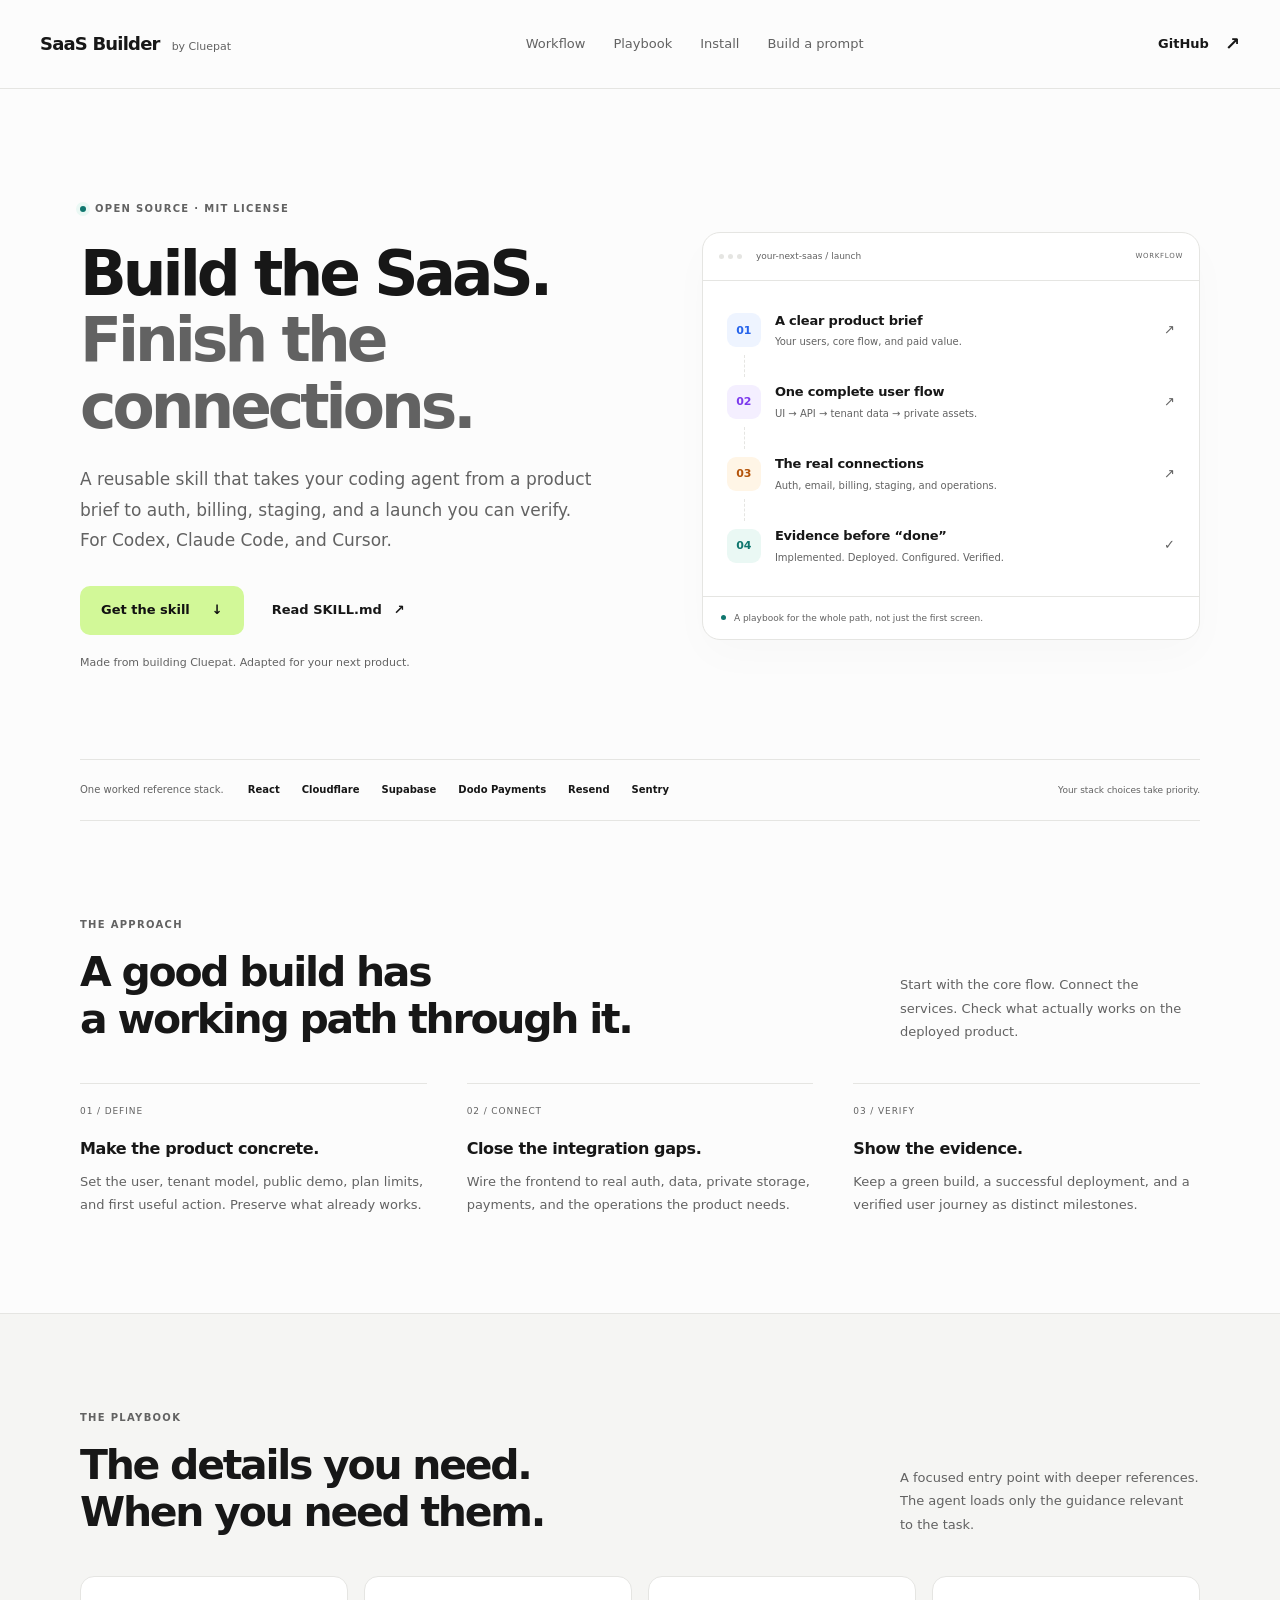
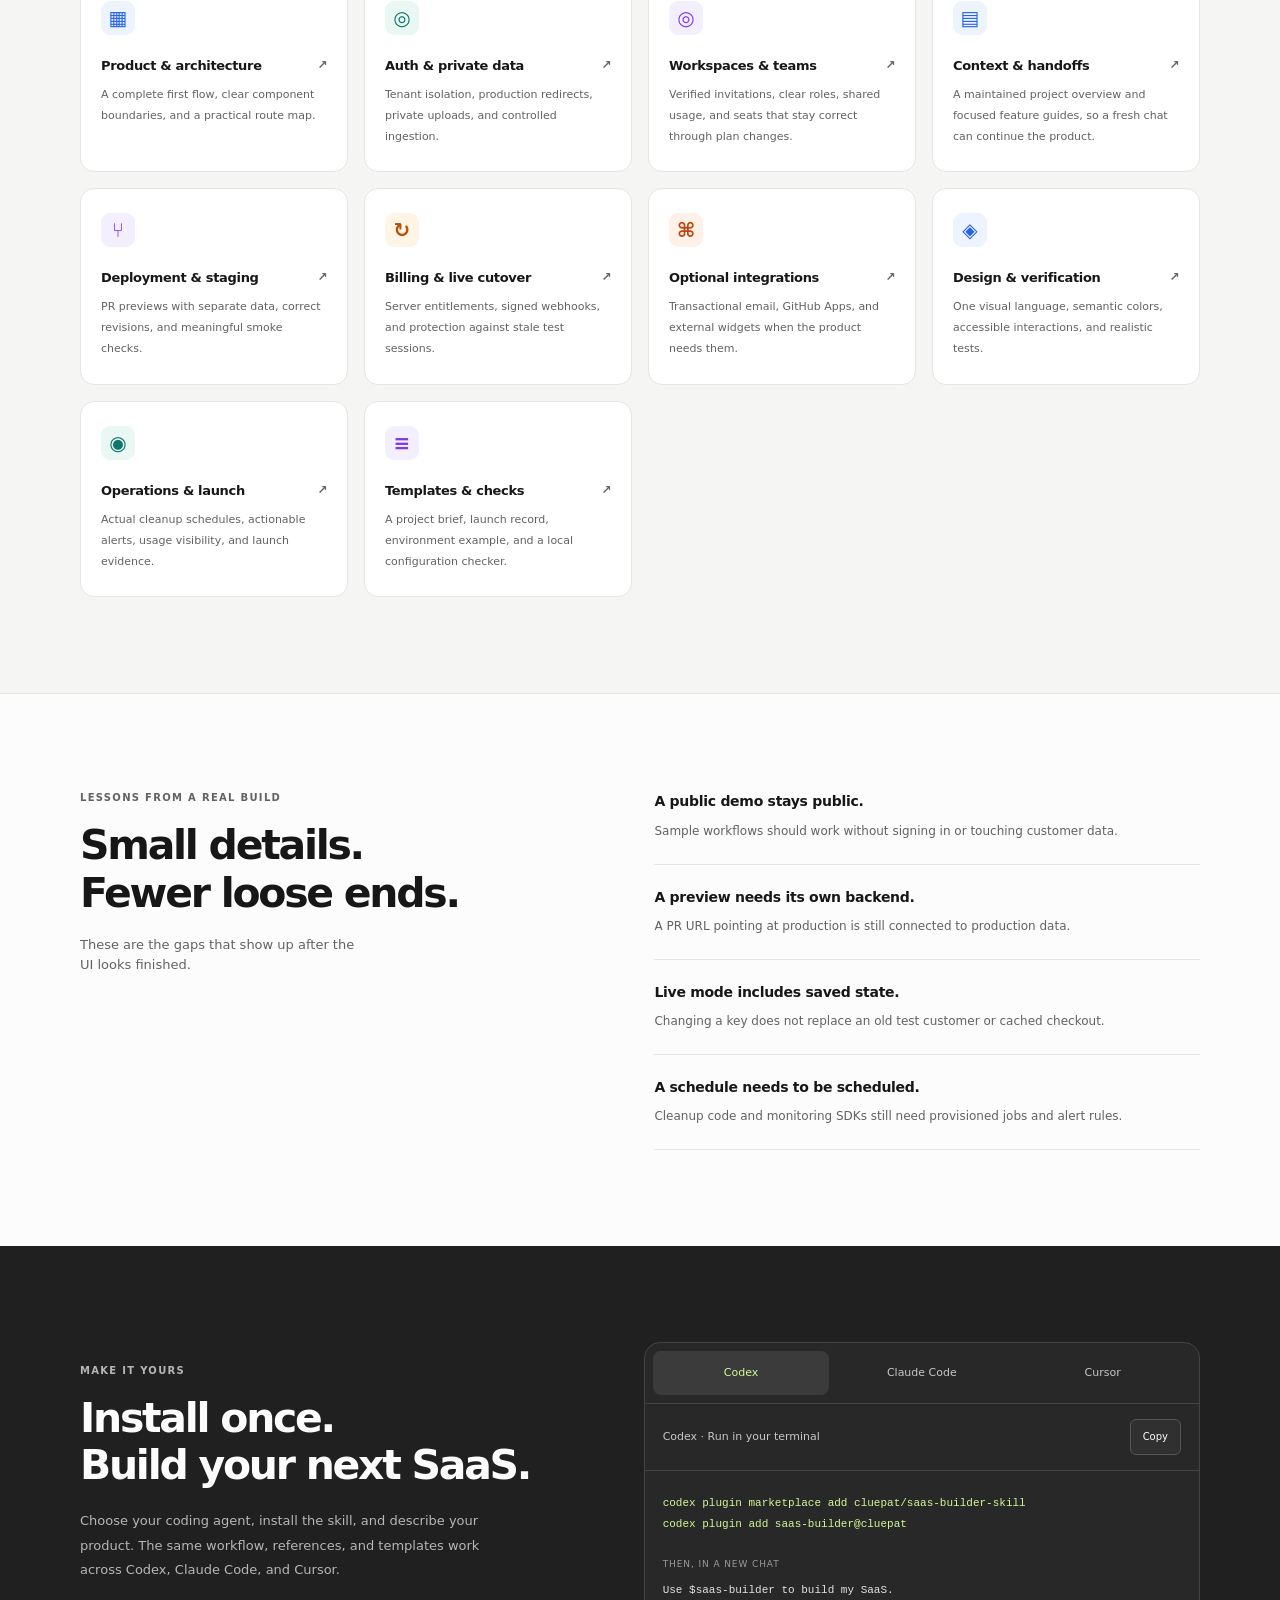
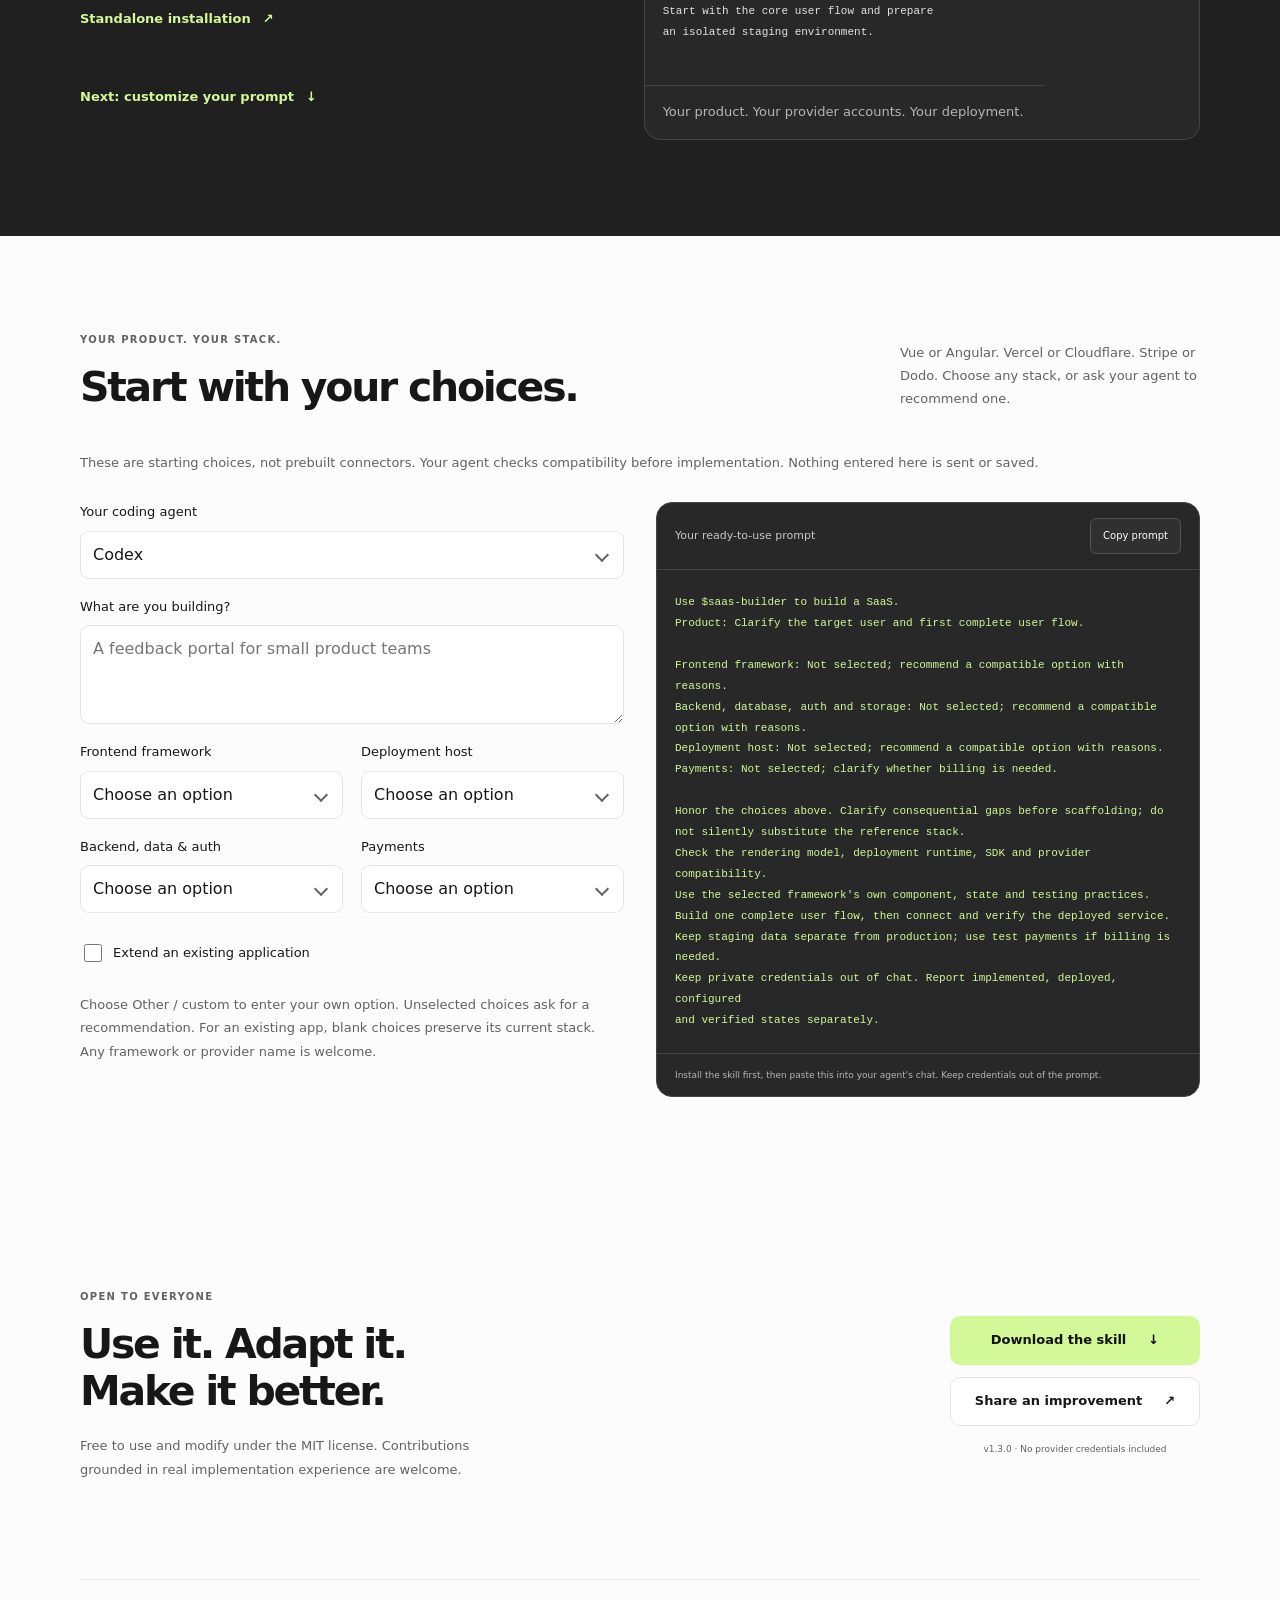
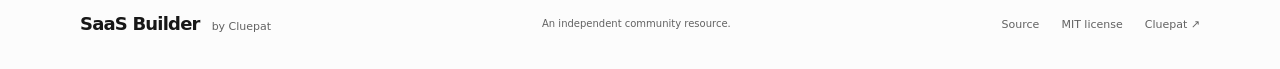
<file: docs/index.html>
<!doctype html>
<html lang="en">
  <head>
    <meta charset="utf-8" />
    <meta name="viewport" content="width=device-width,initial-scale=1" />
    <meta
      name="description"
      content="An open-source agent skill for building a SaaS from the product brief through auth, billing, staging and a verified production launch."
    />
    <meta name="theme-color" content="#fcfcfc" />
    <title>SaaS Builder — From brief to a connected SaaS</title>
    <link rel="icon" href="icon.svg" type="image/svg+xml" />
    <link rel="stylesheet" href="styles.css?v=1.3.0" />
  </head>
  <body>
    <a class="skip" href="#main">Skip to content</a>
    <header class="nav-shell">
      <nav aria-label="Main navigation">
        <a class="wordmark" href="https://cluepat.com">SaaS Builder<span>by Cluepat</span></a>
        <div class="nav-links">
          <a href="#workflow">Workflow</a><a href="#playbook">Playbook</a
          ><a href="#install">Install</a
          ><a href="#prompt-builder">Build a prompt</a>
        </div>
        <a
          class="source-link"
          href="https://github.com/cluepat/saas-builder-skill"
          >GitHub <span aria-hidden="true">↗</span></a
        >
      </nav>
    </header>
    <main id="main">
      <section class="hero wrap" aria-labelledby="hero-title">
        <div class="hero-copy">
          <span class="eyebrow"><i></i> OPEN SOURCE · MIT LICENSE</span>
          <h1 id="hero-title">
            Build the SaaS.<br /><span>Finish the connections.</span>
          </h1>
          <p class="lede">
            A reusable skill that takes your coding agent from a product brief
            to auth, billing, staging, and a launch you can verify. For Codex,
            Claude Code, and Cursor.
          </p>
          <div class="hero-actions">
            <a class="button primary" href="#install"
              >Get the skill <span aria-hidden="true">↓</span></a
            ><a
              class="text-link"
              href="https://github.com/cluepat/saas-builder-skill/blob/main/skills/saas-builder/SKILL.md"
              >Read SKILL.md <span aria-hidden="true">↗</span></a
            >
          </div>
          <p class="small-note">
            Made from building Cluepat. Adapted for your next product.
          </p>
        </div>
        <div
          class="flow-preview"
          aria-label="A workflow from product brief to verified launch"
        >
          <div class="preview-top">
            <span class="window-dots" aria-hidden="true"
              ><i></i><i></i><i></i></span
            ><span>your-next-saas / launch</span
            ><span class="preview-tag">WORKFLOW</span>
          </div>
          <div class="preview-body">
            <div class="preview-row">
              <span class="icon-box blue">01</span>
              <div>
                <strong>A clear product brief</strong
                ><small>Your users, core flow, and paid value.</small>
              </div>
              <span class="row-check" aria-hidden="true">↗</span>
            </div>
            <span class="connector" aria-hidden="true"></span>
            <div class="preview-row">
              <span class="icon-box violet">02</span>
              <div>
                <strong>One complete user flow</strong
                ><small>UI → API → tenant data → private assets.</small>
              </div>
              <span class="row-check" aria-hidden="true">↗</span>
            </div>
            <span class="connector" aria-hidden="true"></span>
            <div class="preview-row">
              <span class="icon-box amber">03</span>
              <div>
                <strong>The real connections</strong
                ><small>Auth, email, billing, staging, and operations.</small>
              </div>
              <span class="row-check" aria-hidden="true">↗</span>
            </div>
            <span class="connector" aria-hidden="true"></span>
            <div class="preview-row">
              <span class="icon-box teal">04</span>
              <div>
                <strong>Evidence before “done”</strong
                ><small>Implemented. Deployed. Configured. Verified.</small>
              </div>
              <span class="row-check" aria-hidden="true">✓</span>
            </div>
          </div>
          <div class="preview-bottom">
            <span class="status-dot"></span> A playbook for the whole path, not
            just the first screen.
          </div>
        </div>
      </section>
      <section
        class="stack-strip wrap"
        aria-label="Configurable reference stack"
      >
        <span>One worked reference stack.</span>
        <div>
          <b>React</b><b>Cloudflare</b><b>Supabase</b><b>Dodo Payments</b
          ><b>Resend</b><b>Sentry</b>
        </div>
        <small>Your stack choices take priority.</small>
      </section>
      <section
        class="section wrap"
        id="workflow"
        aria-labelledby="workflow-title"
      >
        <div class="section-heading">
          <div>
            <span class="eyebrow">THE APPROACH</span>
            <h2 id="workflow-title">
              A good build has<br />a working path through it.
            </h2>
          </div>
          <p>
            Start with the core flow. Connect the services. Check what actually
            works on the deployed product.
          </p>
        </div>
        <div class="steps">
          <article>
            <span class="step-number">01 / DEFINE</span>
            <h3>Make the product concrete.</h3>
            <p>
              Set the user, tenant model, public demo, plan limits, and first
              useful action. Preserve what already works.
            </p>
          </article>
          <article>
            <span class="step-number">02 / CONNECT</span>
            <h3>Close the integration gaps.</h3>
            <p>
              Wire the frontend to real auth, data, private storage, payments,
              and the operations the product needs.
            </p>
          </article>
          <article>
            <span class="step-number">03 / VERIFY</span>
            <h3>Show the evidence.</h3>
            <p>
              Keep a green build, a successful deployment, and a verified user
              journey as distinct milestones.
            </p>
          </article>
        </div>
      </section>
      <section
        class="section playbook-section"
        id="playbook"
        aria-labelledby="playbook-title"
      >
        <div class="wrap">
          <div class="section-heading">
            <div>
              <span class="eyebrow">THE PLAYBOOK</span>
              <h2 id="playbook-title">
                The details you need.<br />When you need them.
              </h2>
            </div>
            <p>
              A focused entry point with deeper references. The agent loads only
              the guidance relevant to the task.
            </p>
          </div>
          <div class="cards">
            <a
              class="guide-card"
              href="https://github.com/cluepat/saas-builder-skill/blob/main/skills/saas-builder/references/product-and-architecture.md"
              ><span class="icon-box blue" aria-hidden="true">▦</span>
              <h3>Product & architecture <span>↗</span></h3>
              <p>
                A complete first flow, clear component boundaries, and a
                practical route map.
              </p></a
            >
            <a
              class="guide-card"
              href="https://github.com/cluepat/saas-builder-skill/blob/main/skills/saas-builder/references/auth-and-data.md"
              ><span class="icon-box teal" aria-hidden="true">◎</span>
              <h3>Auth & private data <span>↗</span></h3>
              <p>
                Tenant isolation, production redirects, private uploads, and
                controlled ingestion.
              </p></a
            >
            <a
              class="guide-card"
              href="https://github.com/cluepat/saas-builder-skill/blob/main/skills/saas-builder/references/workspace-collaboration.md"
              ><span class="icon-box violet" aria-hidden="true">◎</span>
              <h3>Workspaces &amp; teams <span>↗</span></h3>
              <p>
                Verified invitations, clear roles, shared usage, and seats that
                stay correct through plan changes.
              </p></a
            >
            <a
              class="guide-card"
              href="https://github.com/cluepat/saas-builder-skill/blob/main/skills/saas-builder/references/project-continuity.md"
              ><span class="icon-box blue" aria-hidden="true">▤</span>
              <h3>Context &amp; handoffs <span>↗</span></h3>
              <p>
                A maintained project overview and focused feature guides, so a
                fresh chat can continue the product.
              </p></a
            >
            <a
              class="guide-card"
              href="https://github.com/cluepat/saas-builder-skill/blob/main/skills/saas-builder/references/deployment-and-staging.md"
              ><span class="icon-box violet" aria-hidden="true">⑂</span>
              <h3>Deployment & staging <span>↗</span></h3>
              <p>
                PR previews with separate data, correct revisions, and
                meaningful smoke checks.
              </p></a
            >
            <a
              class="guide-card"
              href="https://github.com/cluepat/saas-builder-skill/blob/main/skills/saas-builder/references/billing.md"
              ><span class="icon-box amber" aria-hidden="true">↻</span>
              <h3>Billing & live cutover <span>↗</span></h3>
              <p>
                Server entitlements, signed webhooks, and protection against
                stale test sessions.
              </p></a
            >
            <a
              class="guide-card"
              href="https://github.com/cluepat/saas-builder-skill/blob/main/skills/saas-builder/references/integrations.md"
              ><span class="icon-box coral" aria-hidden="true">⌘</span>
              <h3>Optional integrations <span>↗</span></h3>
              <p>
                Transactional email, GitHub Apps, and external widgets when the
                product needs them.
              </p></a
            >
            <a
              class="guide-card"
              href="https://github.com/cluepat/saas-builder-skill/blob/main/skills/saas-builder/references/design-and-verification.md"
              ><span class="icon-box blue" aria-hidden="true">◈</span>
              <h3>Design & verification <span>↗</span></h3>
              <p>
                One visual language, semantic colors, accessible interactions,
                and realistic tests.
              </p></a
            >
            <a
              class="guide-card"
              href="https://github.com/cluepat/saas-builder-skill/blob/main/skills/saas-builder/references/operations-and-launch.md"
              ><span class="icon-box teal" aria-hidden="true">◉</span>
              <h3>Operations & launch <span>↗</span></h3>
              <p>
                Actual cleanup schedules, actionable alerts, usage visibility,
                and launch evidence.
              </p></a
            >
            <a
              class="guide-card"
              href="https://github.com/cluepat/saas-builder-skill/tree/main/skills/saas-builder/assets"
              ><span class="icon-box violet" aria-hidden="true">≡</span>
              <h3>Templates & checks <span>↗</span></h3>
              <p>
                A project brief, launch record, environment example, and a local
                configuration checker.
              </p></a
            >
          </div>
        </div>
      </section>
      <section class="section wrap lessons" aria-labelledby="lessons-title">
        <div>
          <span class="eyebrow">LESSONS FROM A REAL BUILD</span>
          <h2 id="lessons-title">Small details.<br />Fewer loose ends.</h2>
          <p>These are the gaps that show up after the UI looks finished.</p>
        </div>
        <dl>
          <div>
            <dt>A public demo stays public.</dt>
            <dd>
              Sample workflows should work without signing in or touching
              customer data.
            </dd>
          </div>
          <div>
            <dt>A preview needs its own backend.</dt>
            <dd>
              A PR URL pointing at production is still connected to production
              data.
            </dd>
          </div>
          <div>
            <dt>Live mode includes saved state.</dt>
            <dd>
              Changing a key does not replace an old test customer or cached
              checkout.
            </dd>
          </div>
          <div>
            <dt>A schedule needs to be scheduled.</dt>
            <dd>
              Cleanup code and monitoring SDKs still need provisioned jobs and
              alert rules.
            </dd>
          </div>
        </dl>
      </section>
      <section
        class="section install-section"
        id="install"
        aria-labelledby="install-title"
      >
        <div class="wrap install-grid">
          <div>
            <span class="eyebrow">MAKE IT YOURS</span>
            <h2 id="install-title">Install once.<br />Build your next SaaS.</h2>
            <p>
              Choose your coding agent, install the skill, and describe your
              product. The same workflow, references, and templates work across
              Codex, Claude Code, and Cursor.
            </p>
            <a
              class="text-link"
              href="https://github.com/cluepat/saas-builder-skill#standalone-skill"
              >Standalone installation <span aria-hidden="true">↗</span></a
            >
            <p>
              <a class="text-link" href="#prompt-builder"
                >Next: customize your prompt
                <span aria-hidden="true">↓</span></a
              >
            </p>
          </div>
          <div class="install-panel">
            <div
              class="client-tabs"
              role="tablist"
              aria-label="Choose your coding agent"
              hidden
            >
              <button
                id="tab-codex"
                type="button"
                role="tab"
                aria-controls="panel-codex"
                aria-selected="true"
              >
                Codex
              </button>
              <button
                id="tab-claude"
                type="button"
                role="tab"
                aria-controls="panel-claude"
                aria-selected="false"
                tabindex="-1"
              >
                Claude Code
              </button>
              <button
                id="tab-cursor"
                type="button"
                role="tab"
                aria-controls="panel-cursor"
                aria-selected="false"
                tabindex="-1"
              >
                Cursor
              </button>
            </div>
            <section
              id="panel-codex"
              class="client-panel"
              aria-labelledby="tab-codex"
            >
              <div class="command-heading">
                <span>Codex · Run in your terminal</span
                ><button
                  type="button"
                  data-copy="install-codex"
                  aria-label="Copy Codex installation commands"
                >
                  Copy
                </button>
              </div>
              <pre
                id="install-codex"
              ><code>codex plugin marketplace add cluepat/saas-builder-skill
codex plugin add saas-builder@cluepat</code></pre>
              <div class="prompt-heading">Then, in a new chat</div>
              <pre class="prompt"><code>Use $saas-builder to build my SaaS.
Start with the core user flow and prepare
an isolated staging environment.</code></pre>
            </section>
            <section
              id="panel-claude"
              class="client-panel"
              aria-labelledby="tab-claude"
            >
              <div class="command-heading">
                <span>Claude Code · Run inside Claude Code</span
                ><button
                  type="button"
                  data-copy="install-claude"
                  aria-label="Copy Claude Code installation commands"
                >
                  Copy
                </button>
              </div>
              <pre
                id="install-claude"
              ><code>/plugin marketplace add cluepat/saas-builder-skill
/plugin install saas-builder@cluepat</code></pre>
              <div class="prompt-heading">Then, in a new session</div>
              <pre
                class="prompt"
              ><code>/saas-builder:saas-builder Build my SaaS.
Start with the core user flow and prepare
an isolated staging environment.</code></pre>
            </section>
            <section
              id="panel-cursor"
              class="client-panel"
              aria-labelledby="tab-cursor"
            >
              <div class="command-heading">
                <span>Cursor · Import from GitHub</span
                ><button
                  type="button"
                  data-copy="install-cursor"
                  aria-label="Copy Cursor repository URL"
                >
                  Copy URL
                </button>
              </div>
              <pre
                id="install-cursor"
              ><code>https://github.com/cluepat/saas-builder-skill</code></pre>
              <p class="client-instructions">
                Open Customize → Plugins → From GitHub Repository. Import this
                URL, then install SaaS Builder from the Cluepat marketplace.
              </p>
              <div class="prompt-heading">Then, in a new Agent chat</div>
              <pre class="prompt"><code>/saas-builder Build my SaaS.
Start with the core user flow and prepare
an isolated staging environment.</code></pre>
            </section>
            <p class="install-note">
              Your product. Your provider accounts. Your deployment.
            </p>
          </div>
        </div>
      </section>
      <section
        class="section wrap"
        id="prompt-builder"
        aria-labelledby="prompt-title"
      >
        <div class="section-heading">
          <div>
            <span class="eyebrow">YOUR PRODUCT. YOUR STACK.</span>
            <h2 id="prompt-title">Start with your choices.</h2>
          </div>
          <p>
            Vue or Angular. Vercel or Cloudflare. Stripe or Dodo. Choose any
            stack, or ask your agent to recommend one.
          </p>
        </div>
        <p class="builder-note">
          These are starting choices, not prebuilt connectors. Your agent checks
          compatibility before implementation. Nothing entered here is sent or
          saved.
        </p>
        <noscript
          ><p>
            Use the
            <a
              class="text-link"
              href="https://github.com/cluepat/saas-builder-skill/blob/main/skills/saas-builder/assets/stack-prompt.md"
              >editable stack prompt template</a
            >, or enable JavaScript for the prompt builder.
          </p></noscript
        >
        <div class="prompt-builder" hidden>
          <form
            id="stack-form"
            class="prompt-fields"
            aria-label="SaaS stack preferences"
          >
            <label class="wide"
              >Your coding agent<span class="select-control"
                ><select name="client">
                  <option value="codex">Codex</option>
                  <option value="claude-code">Claude Code plugin</option>
                  <option value="claude-standalone">
                    Claude Code standalone skill
                  </option>
                  <option value="cursor">Cursor</option>
                </select></span
              ></label
            >
            <label class="wide"
              >What are you building?<textarea
                name="product"
                rows="3"
                maxlength="2000"
                placeholder="A feedback portal for small product teams"
              ></textarea>
            </label>
            <div class="stack-field">
              <label for="framework-choice">Frontend framework</label>
              <div class="select-control">
                <select id="framework-choice" name="framework">
                  <option value="">Choose an option</option>
                  <option value="React + TypeScript">React + TypeScript</option>
                  <option value="Next.js">Next.js</option>
                  <option value="Vue + TypeScript">Vue + TypeScript</option>
                  <option value="Nuxt">Nuxt</option>
                  <option value="Angular">Angular</option>
                  <option value="SvelteKit">SvelteKit</option>
                  <option value="Astro">Astro</option>
                  <option value="__custom">Other / custom</option>
                </select>
              </div>
              <label class="custom-choice" data-custom-for="framework" hidden
                >Custom frontend framework<input
                  name="framework-custom"
                  maxlength="300"
                  placeholder="Enter your preferred stack"
                  disabled
              /></label>
            </div>
            <div class="stack-field">
              <label for="hosting-choice">Deployment host</label>
              <div class="select-control">
                <select id="hosting-choice" name="hosting">
                  <option value="">Choose an option</option>
                  <option value="Vercel">Vercel</option>
                  <option value="Cloudflare">Cloudflare</option>
                  <option value="Netlify">Netlify</option>
                  <option value="AWS">AWS</option>
                  <option value="Render">Render</option>
                  <option value="__custom">Other / custom</option>
                </select>
              </div>
              <label class="custom-choice" data-custom-for="hosting" hidden
                >Custom deployment host<input
                  name="hosting-custom"
                  maxlength="300"
                  placeholder="Enter your preferred stack"
                  disabled
              /></label>
            </div>
            <div class="stack-field">
              <label for="backend-choice">Backend, data &amp; auth</label>
              <div class="select-control">
                <select id="backend-choice" name="backend">
                  <option value="">Choose an option</option>
                  <option value="Supabase">Supabase</option>
                  <option value="Firebase">Firebase</option>
                  <option value="Django + PostgreSQL">
                    Django + PostgreSQL
                  </option>
                  <option value="Laravel + PostgreSQL">
                    Laravel + PostgreSQL
                  </option>
                  <option value="Node.js + PostgreSQL">
                    Node.js + PostgreSQL
                  </option>
                  <option value="__custom">Other / custom</option>
                </select>
              </div>
              <label class="custom-choice" data-custom-for="backend" hidden
                >Custom backend, data &amp; auth<input
                  name="backend-custom"
                  maxlength="300"
                  placeholder="Enter your preferred stack"
                  disabled
              /></label>
            </div>
            <div class="stack-field">
              <label for="payments-choice">Payments</label>
              <div class="select-control">
                <select id="payments-choice" name="payments">
                  <option value="">Choose an option</option>
                  <option value="Stripe">Stripe</option>
                  <option value="Dodo Payments">Dodo Payments</option>
                  <option value="Paddle">Paddle</option>
                  <option value="Lemon Squeezy">Lemon Squeezy</option>
                  <option value="None">No payments</option>
                  <option value="__custom">Other / custom</option>
                </select>
              </div>
              <label class="custom-choice" data-custom-for="payments" hidden
                >Custom payment provider<input
                  name="payments-custom"
                  maxlength="300"
                  placeholder="Enter your preferred stack"
                  disabled
              /></label>
            </div>
            <label class="wide existing-choice"
              ><input type="checkbox" name="existing" /> Extend an existing
              application</label
            >
            <p class="wide builder-note">
              Choose Other / custom to enter your own option. Unselected choices
              ask for a recommendation. For an existing app, blank choices
              preserve its current stack. Any framework or provider name is
              welcome.
            </p>
          </form>
          <div class="install-panel prompt-output">
            <div class="command-heading">
              <span>Your ready-to-use prompt</span
              ><button
                type="button"
                data-copy="stack-prompt"
                aria-label="Copy your stack prompt"
              >
                Copy prompt
              </button>
            </div>
            <pre
              id="stack-prompt"
              tabindex="0"
              aria-label="Generated SaaS prompt"
            ></pre>
            <p class="install-note">
              Install the skill first, then paste this into your agent's chat.
              Keep credentials out of the prompt.
            </p>
          </div>
        </div>
      </section>
      <section class="section wrap resources" aria-labelledby="resources-title">
        <div>
          <span class="eyebrow">OPEN TO EVERYONE</span>
          <h2 id="resources-title">Use it. Adapt it.<br />Make it better.</h2>
          <p>
            Free to use and modify under the MIT license. Contributions grounded
            in real implementation experience are welcome.
          </p>
        </div>
        <div class="resource-actions">
          <a class="button primary" href="saas-builder.zip" download
            >Download the skill <span aria-hidden="true">↓</span></a
          ><a
            class="button"
            href="https://github.com/cluepat/saas-builder-skill/issues"
            >Share an improvement <span aria-hidden="true">↗</span></a
          ><span>v1.3.0 · No provider credentials included</span>
        </div>
      </section>
    </main>
    <footer class="wrap">
      <a class="wordmark" href="https://cluepat.com">SaaS Builder<span>by Cluepat</span></a>
      <p>An independent community resource.</p>
      <div>
        <a href="https://github.com/cluepat/saas-builder-skill">Source</a
        ><a
          href="https://github.com/cluepat/saas-builder-skill/blob/main/LICENSE"
          >MIT license</a
        ><a href="https://cluepat.com">Cluepat ↗</a>
      </div>
    </footer>
    <div class="copy-status" role="status" aria-live="polite"></div>
    <script src="site.js?v=1.3.0" type="module"></script>
  </body>
</html>
</file>
<file: docs/styles.css>
:root {
  color-scheme: light;
  --canvas: #fcfcfc;
  --surface: #fff;
  --soft: #f5f5f3;
  --text: #171717;
  --secondary: #626262;
  --line: #e5e5e2;
  --lime: #d2f898;
  --blue: #2563eb;
  --blue-soft: #eef4ff;
  --violet: #7c3aed;
  --violet-soft: #f4efff;
  --teal: #0f766e;
  --teal-soft: #eaf8f4;
  --amber: #b45309;
  --amber-soft: #fff5e6;
  --coral: #c2410c;
  --coral-soft: #fff1e8;
  font-family:
    -apple-system, BlinkMacSystemFont, "Segoe UI", system-ui, sans-serif;
  font-size: 100%;
  line-height: 1.6;
  font-synthesis: none;
  scroll-behavior: smooth;
}
* {
  box-sizing: border-box;
}
body {
  margin: 0;
  background: var(--canvas);
  color: var(--text);
  -webkit-font-smoothing: antialiased;
}
a {
  color: inherit;
  text-decoration: none;
}
button {
  font: inherit;
  cursor: pointer;
}
a,
button {
  -webkit-tap-highlight-color: transparent;
  touch-action: manipulation;
}
a:focus-visible,
button:focus-visible {
  outline: 3px solid var(--blue);
  outline-offset: 5px;
}
p,
h1,
h2,
h3 {
  margin: 0;
}
p {
  color: var(--secondary);
}
.wrap {
  width: min(1120px, calc(100% - 64px));
  margin: auto;
}
.skip {
  position: fixed;
  z-index: 99;
  left: 16px;
  top: 16px;
  padding: 12px 20px;
  background: var(--text);
  color: var(--canvas);
  transform: translateY(-160%);
}
.skip:focus {
  transform: none;
}
.nav-shell {
  border-bottom: 1px solid var(--line);
  background: var(--canvas);
}
nav {
  width: min(1200px, calc(100% - 64px));
  min-height: 88px;
  margin: auto;
  display: flex;
  align-items: center;
  justify-content: space-between;
  gap: 24px;
}
.wordmark {
  font-size: 1.125rem;
  font-weight: 700;
  letter-spacing: -0.045em;
  display: flex;
  align-items: baseline;
  gap: 12px;
}
.wordmark span {
  font-size: 0.6875rem;
  font-weight: 500;
  letter-spacing: 0;
  color: var(--secondary);
}
.nav-links {
  display: flex;
  gap: 28px;
  font-size: 0.8125rem;
  color: var(--secondary);
}
.source-link {
  display: flex;
  align-items: center;
  gap: 16px;
  font-size: 0.8125rem;
  font-weight: 550;
  min-height: 44px;
}
.source-link span {
  font-size: 1.125rem;
}
.hero {
  display: grid;
  grid-template-columns: 1.12fr 1fr;
  gap: 64px;
  align-items: center;
  padding-top: 112px;
  padding-bottom: 88px;
}
.eyebrow {
  font-size: 0.625rem;
  letter-spacing: 0.13em;
  font-weight: 650;
  color: var(--secondary);
  display: flex;
  align-items: center;
  gap: 9px;
}
.eyebrow i {
  width: 6px;
  height: 6px;
  border-radius: 50%;
  background: var(--teal);
  box-shadow: 0 0 0 4px var(--teal-soft);
}
h1 {
  font-size: clamp(2.8rem, 4.8vw, 4.375rem);
  font-weight: 650;
  letter-spacing: -0.065em;
  line-height: 1.08;
  margin: 24px 0;
}
h1 > span {
  color: var(--secondary);
}
.lede {
  font-size: 1.0625rem;
  line-height: 1.8;
  max-width: 32rem;
}
.hero-actions {
  display: flex;
  align-items: center;
  gap: 28px;
  flex-wrap: wrap;
  margin-top: 30px;
}
.button {
  display: inline-flex;
  align-items: center;
  justify-content: center;
  gap: 22px;
  padding: 13px 20px;
  min-height: 48px;
  border: 1px solid var(--line);
  border-radius: 10px;
  font-size: 0.8125rem;
  font-weight: 600;
  background: var(--surface);
  transition:
    background 0.15s,
    transform 0.15s;
}
.button.primary {
  background: var(--lime);
  color: #111;
  border-color: transparent;
}
.button:active {
  transform: scale(0.98);
}
.text-link {
  font-size: 0.8125rem;
  font-weight: 550;
  min-height: 44px;
  display: inline-flex;
  align-items: center;
  gap: 12px;
}
.small-note {
  font-size: 0.6875rem;
  margin-top: 19px;
}
.flow-preview {
  border: 1px solid var(--line);
  border-radius: 18px;
  box-shadow: 0 16px 44px #00000005;
  background: var(--surface);
  min-width: 0;
}
.preview-top {
  display: flex;
  align-items: center;
  gap: 14px;
  padding: 16px;
  border-bottom: 1px solid var(--line);
  color: var(--secondary);
  font-size: 0.5625rem;
}
.window-dots {
  display: flex;
  gap: 4px;
}
.window-dots i {
  width: 5px;
  height: 5px;
  background: var(--line);
  border-radius: 50%;
}
.preview-tag {
  font-size: 0.4375rem;
  letter-spacing: 0.1em;
  margin-left: auto;
  color: var(--secondary);
}
.preview-body {
  padding: 30px 24px;
}
.preview-row {
  display: flex;
  align-items: center;
  gap: 14px;
}
.preview-row > div {
  min-width: 0;
}
.preview-row strong {
  display: block;
  font-size: 0.8125rem;
  font-weight: 600;
  letter-spacing: -0.015em;
}
.preview-row small {
  display: block;
  font-size: 0.625rem;
  color: var(--secondary);
  margin-top: 3px;
}
.icon-box {
  width: 34px;
  height: 34px;
  flex: none;
  display: inline-flex;
  align-items: center;
  justify-content: center;
  border-radius: 9px;
  font-size: 0.6875rem;
  font-weight: 600;
}
.blue {
  color: var(--blue);
  background: var(--blue-soft);
}
.violet {
  color: var(--violet);
  background: var(--violet-soft);
}
.teal {
  color: var(--teal);
  background: var(--teal-soft);
}
.amber {
  color: var(--amber);
  background: var(--amber-soft);
}
.coral {
  color: var(--coral);
  background: var(--coral-soft);
}
.connector {
  display: block;
  height: 22px;
  border-left: 1px dashed var(--line);
  margin: 5px 0 5px 17px;
}
.row-check {
  margin-left: auto;
  color: var(--secondary);
  font-size: 0.8125rem;
}
.preview-bottom {
  padding: 14px 18px;
  border-top: 1px solid var(--line);
  display: flex;
  align-items: center;
  gap: 8px;
  font-size: 0.5625rem;
  color: var(--secondary);
}
.status-dot {
  width: 5px;
  height: 5px;
  background: var(--teal);
  border-radius: 50%;
  flex: none;
}
.stack-strip {
  display: flex;
  align-items: center;
  gap: 24px;
  flex-wrap: wrap;
  border-top: 1px solid var(--line);
  border-bottom: 1px solid var(--line);
  padding-block: 22px;
  font-size: 0.625rem;
  color: var(--secondary);
}
.stack-strip > div {
  display: flex;
  flex-wrap: wrap;
  gap: 22px;
}
.stack-strip b {
  font-weight: 550;
  color: var(--text);
}
.stack-strip small {
  margin-left: auto;
  font-size: 0.5625rem;
}
.section {
  padding-block: 96px;
  scroll-margin-top: 32px;
}
.section-heading {
  display: flex;
  align-items: flex-end;
  justify-content: space-between;
  gap: 48px;
  margin-bottom: 40px;
}
.section-heading > p {
  max-width: 300px;
  font-size: 0.8125rem;
  line-height: 1.8;
}
h2 {
  font-size: clamp(2rem, 3.2vw, 2.875rem);
  line-height: 1.15;
  letter-spacing: -0.055em;
  font-weight: 600;
  margin-top: 16px;
}
.steps {
  display: grid;
  grid-template-columns: repeat(3, minmax(0, 1fr));
  gap: 40px;
}
.step-number {
  display: block;
  font-size: 0.5625rem;
  letter-spacing: 0.1em;
  color: var(--secondary);
  border-top: 1px solid var(--line);
  padding-top: 20px;
}
h3 {
  font-size: 1rem;
  font-weight: 600;
  line-height: 1.45;
  letter-spacing: -0.025em;
}
.steps h3 {
  margin-top: 18px;
  margin-bottom: 10px;
}
.steps p {
  font-size: 0.8125rem;
  line-height: 1.8;
}
.playbook-section {
  background: var(--soft);
  border-block: 1px solid var(--line);
}
.cards {
  display: grid;
  grid-template-columns: repeat(4, minmax(0, 1fr));
  gap: 16px;
}
.guide-card {
  padding: 24px 20px;
  border: 1px solid var(--line);
  border-radius: 14px;
  background: var(--surface);
  transition:
    border-color 0.15s,
    transform 0.15s;
  min-width: 0;
}
.guide-card .icon-box {
  font-size: 1.25rem;
}
.guide-card h3 {
  font-size: 0.8125rem;
  margin-top: 22px;
  display: flex;
  align-items: start;
  gap: 8px;
  justify-content: space-between;
}
.guide-card h3 span {
  color: var(--secondary);
  font-size: 0.75rem;
}
.guide-card p {
  font-size: 0.6875rem;
  line-height: 1.9;
  margin-top: 9px;
}
.lessons {
  display: grid;
  grid-template-columns: 1fr 1.15fr;
  gap: 100px;
}
.lessons > div > p {
  font-size: 0.8125rem;
  max-width: 18rem;
  margin-top: 18px;
}
dl {
  margin: 0;
}
dl > div {
  border-bottom: 1px solid var(--line);
  padding: 21px 0;
}
dl > div:first-child {
  padding-top: 0;
}
dt {
  font-size: 0.875rem;
  font-weight: 600;
  letter-spacing: -0.02em;
}
dd {
  margin: 7px 0 0;
  color: var(--secondary);
  font-size: 0.75rem;
  line-height: 1.9;
}
input,
select,
textarea {
  font: inherit;
}
input:focus-visible,
select:focus-visible,
textarea:focus-visible,
pre:focus-visible {
  outline: 3px solid var(--blue);
  outline-offset: 3px;
}
.builder-note {
  font-size: 0.8125rem;
  line-height: 1.8;
}
.prompt-builder {
  display: grid;
  grid-template-columns: minmax(0, 1fr) minmax(0, 1fr);
  gap: 32px;
  margin-top: 28px;
  align-items: start;
}
.prompt-fields {
  display: grid;
  grid-template-columns: minmax(0, 1fr) minmax(0, 1fr);
  gap: 18px;
}
.prompt-fields label {
  display: flex;
  flex-direction: column;
  gap: 8px;
  min-width: 0;
  font-size: 0.8125rem;
  font-weight: 500;
}
.prompt-fields .wide {
  grid-column: 1 / -1;
}
.stack-field {
  display: flex;
  flex-direction: column;
  gap: 8px;
  min-width: 0;
}
.select-control {
  display: block;
  position: relative;
  width: 100%;
}
.select-control::after {
  content: "";
  position: absolute;
  right: 17px;
  top: calc(50% - 5px);
  width: 8px;
  height: 8px;
  border-right: 2px solid var(--secondary);
  border-bottom: 2px solid var(--secondary);
  transform: rotate(45deg);
  pointer-events: none;
}
.prompt-fields .select-control select {
  appearance: none;
  padding-right: 40px;
  cursor: pointer;
}
.prompt-fields input:not([type="checkbox"]),
.prompt-fields select,
.prompt-fields textarea {
  width: 100%;
  min-width: 0;
  min-height: 44px;
  padding: 10px 12px;
  border: 1px solid var(--line);
  border-radius: 9px;
  background: var(--surface);
  color: var(--text);
  font-size: 1rem;
  font-weight: 400;
}
.prompt-fields textarea {
  resize: vertical;
}
.prompt-fields .existing-choice {
  flex-direction: row;
  align-items: center;
  min-height: 44px;
}
.existing-choice input {
  width: 18px;
  height: 18px;
  flex-shrink: 0;
  accent-color: var(--teal);
}
.prompt-output pre {
  max-height: 600px;
  overflow-y: auto;
}
.prompt-output .install-note {
  color: #b6b6b6;
}
@media (max-width: 960px) {
  .prompt-builder {
    grid-template-columns: minmax(0, 1fr);
  }
}
@media (max-width: 480px) {
  .prompt-fields {
    grid-template-columns: minmax(0, 1fr);
  }
}
.install-section {
  background: #202020;
  color: #fcfcfc;
}
.install-section .eyebrow,
.install-section p {
  color: #b6b6b6;
}
.install-grid {
  display: grid;
  grid-template-columns: 1fr 1.2fr;
  gap: 100px;
  align-items: center;
}
.install-grid > div > p {
  font-size: 0.8125rem;
  line-height: 1.9;
  max-width: 25rem;
  margin-top: 20px;
}
.install-grid .text-link {
  margin-top: 14px;
  color: #d2f898;
}
.install-panel {
  background: #282828;
  border: 1px solid #444;
  border-radius: 16px;
  overflow: hidden;
  min-width: 0;
}
[hidden] {
  display: none !important;
}
.client-tabs {
  display: flex;
  gap: 4px;
  padding: 8px;
  border-bottom: 1px solid #444;
}
.client-tabs button {
  flex: 1;
  min-width: 0;
  min-height: 44px;
  padding: 8px 6px;
  border: 0;
  border-radius: 8px;
  background: transparent;
  color: #c7c7c7;
  font: inherit;
  font-size: 0.6875rem;
  cursor: pointer;
}
.client-tabs button[aria-selected="true"] {
  background: #3b3b3b;
  color: #d2f898;
}
.client-instructions {
  padding: 0 18px 22px;
  font-size: 0.6875rem;
  line-height: 1.8;
}
.command-heading {
  padding: 15px 18px;
  display: flex;
  align-items: center;
  justify-content: space-between;
  border-bottom: 1px solid #444;
  font-size: 0.6875rem;
  color: #c7c7c7;
}
.command-heading button {
  border: 1px solid #555;
  background: #303030;
  color: #fcfcfc;
  border-radius: 6px;
  min-height: 36px;
  padding: 5px 12px;
  font-size: 0.625rem;
}
.command-heading button:active {
  background: #444;
}
pre {
  margin: 0;
  padding: 22px 18px;
  white-space: pre-wrap;
  overflow-wrap: anywhere;
  line-height: 1.9;
  font-size: 0.6875rem;
  color: #d2f898;
  tab-size: 2;
}
code {
  font-family: ui-monospace, SFMono-Regular, Consolas, monospace;
}
.prompt-heading {
  padding: 0 18px;
  font-size: 0.5625rem;
  text-transform: uppercase;
  letter-spacing: 0.1em;
  color: #9a9a9a;
}
.prompt {
  color: #e2e2e2;
  padding-top: 9px;
}
.install-note {
  padding: 14px 18px;
  border-top: 1px solid #444;
  font-size: 0.5625rem;
}
.resources {
  display: flex;
  align-items: center;
  justify-content: space-between;
  gap: 64px;
}
.resources p {
  max-width: 28rem;
  font-size: 0.8125rem;
  margin-top: 18px;
  line-height: 1.9;
}
.resource-actions {
  display: flex;
  flex-direction: column;
  gap: 12px;
  min-width: 250px;
}
.resource-actions > span {
  font-size: 0.5625rem;
  color: var(--secondary);
  text-align: center;
  margin-top: 4px;
}
footer {
  display: flex;
  align-items: center;
  gap: 24px;
  justify-content: space-between;
  padding-block: 30px;
  border-top: 1px solid var(--line);
}
footer p {
  font-size: 0.625rem;
}
footer > div {
  display: flex;
  gap: 22px;
  font-size: 0.6875rem;
  color: var(--secondary);
}
.copy-status {
  position: fixed;
  bottom: 20px;
  left: 50%;
  transform: translateX(-50%);
  background: var(--text);
  color: var(--canvas);
  border-radius: 8px;
  padding: 0;
  font-size: 0.75rem;
  pointer-events: none;
}
.copy-status:not(:empty) {
  padding: 10px 18px;
}
@media (hover: hover) {
  .button.primary:hover {
    background: #e2fbbd;
  }
  .button:not(.primary):hover {
    background: var(--soft);
  }
  .guide-card:hover {
    border-color: var(--secondary);
    transform: translateY(-2px);
  }
  .nav-links a:hover,
  .text-link:hover,
  .source-link:hover {
    color: var(--teal);
  }
}
@media (max-width: 1050px) {
  .hero {
    gap: 36px;
    padding-top: 80px;
  }
  .cards {
    grid-template-columns: repeat(2, minmax(0, 1fr));
  }
  .install-grid,
  .lessons {
    gap: 48px;
  }
  .stack-strip small {
    margin-left: 0;
  }
  footer {
    flex-wrap: wrap;
  }
}
@media (max-width: 760px) {
  .wrap,
  nav {
    width: calc(100% - 40px);
  }
  nav {
    min-height: 72px;
    gap: 16px;
    flex-wrap: wrap;
    padding-block: 12px;
  }
  .wordmark {
    font-size: 1rem;
    gap: 8px;
  }
  .wordmark span {
    font-size: 0.5625rem;
  }
  .nav-links {
    display: none;
  }
  .hero {
    grid-template-columns: 1fr;
    padding-top: 64px;
    padding-bottom: 48px;
    gap: 40px;
  }
  h1 {
    font-size: clamp(2.4rem, 8.5vw, 4rem);
  }
  .lede {
    font-size: 0.9375rem;
  }
  .hero-actions {
    gap: 20px;
  }
  .preview-body {
    padding: 26px 20px;
  }
  .stack-strip {
    gap: 14px;
  }
  .stack-strip > div {
    gap: 12px 18px;
  }
  .section {
    padding-block: 64px;
  }
  .section-heading {
    flex-direction: column;
    align-items: start;
    gap: 20px;
  }
  .section-heading > p {
    max-width: 30rem;
  }
  .steps {
    grid-template-columns: 1fr;
    gap: 28px;
  }
  .steps h3 {
    margin-top: 12px;
  }
  .lessons,
  .install-grid {
    grid-template-columns: 1fr;
    gap: 36px;
  }
  .lessons > div > p {
    max-width: 25rem;
  }
  .resources {
    flex-direction: column;
    align-items: stretch;
    gap: 30px;
  }
  .resource-actions {
    min-width: 0;
    align-items: start;
  }
  .resource-actions > span {
    text-align: left;
  }
  footer {
    align-items: start;
    gap: 18px;
  }
  footer p {
    width: 100%;
    order: 3;
  }
  footer > div {
    margin-left: auto;
  }
  .preview-tag {
    display: none;
  }
}
@media (max-width: 420px) {
  .cards {
    grid-template-columns: 1fr;
  }
  .hero-actions {
    align-items: start;
    flex-direction: column;
    gap: 12px;
  }
  .preview-row strong {
    font-size: 0.75rem;
  }
  .preview-row small {
    font-size: 0.5625rem;
  }
  .preview-row {
    gap: 10px;
  }
  .row-check {
    display: none;
  }
  .preview-bottom {
    font-size: 0.5rem;
  }
  .source-link {
    font-size: 0.75rem;
  }
  .guide-card {
    padding: 22px;
  }
  .guide-card h3 {
    font-size: 0.875rem;
  }
  footer .wordmark span {
    display: none;
  }
  footer > div {
    gap: 16px;
  }
}
@media (prefers-color-scheme: dark) {
  :root {
    color-scheme: dark;
    --canvas: #121212;
    --surface: #1b1b1b;
    --soft: #171717;
    --text: #f3f3f3;
    --secondary: #b0b0b0;
    --line: #343434;
    --blue: #93c5fd;
    --blue-soft: #1c2b42;
    --violet: #c4b5fd;
    --violet-soft: #2d2541;
    --teal: #5eead4;
    --teal-soft: #17332e;
    --amber: #fcd34d;
    --amber-soft: #3c2f1d;
    --coral: #fdba74;
    --coral-soft: #3c291e;
  }
  .flow-preview {
    box-shadow: none;
  }
}
@media (prefers-reduced-motion: reduce) {
  :root {
    scroll-behavior: auto;
  }
  * {
    transition: none !important;
  }
  .guide-card:hover,
  .button:active {
    transform: none;
  }
}
@media (prefers-contrast: more) {
  :root {
    --secondary: var(--text);
  }
  .flow-preview,
  .guide-card,
  .install-panel {
    border-color: currentColor;
  }
  .install-section p,
  .command-heading {
    color: #fcfcfc;
  }
}
</file>
